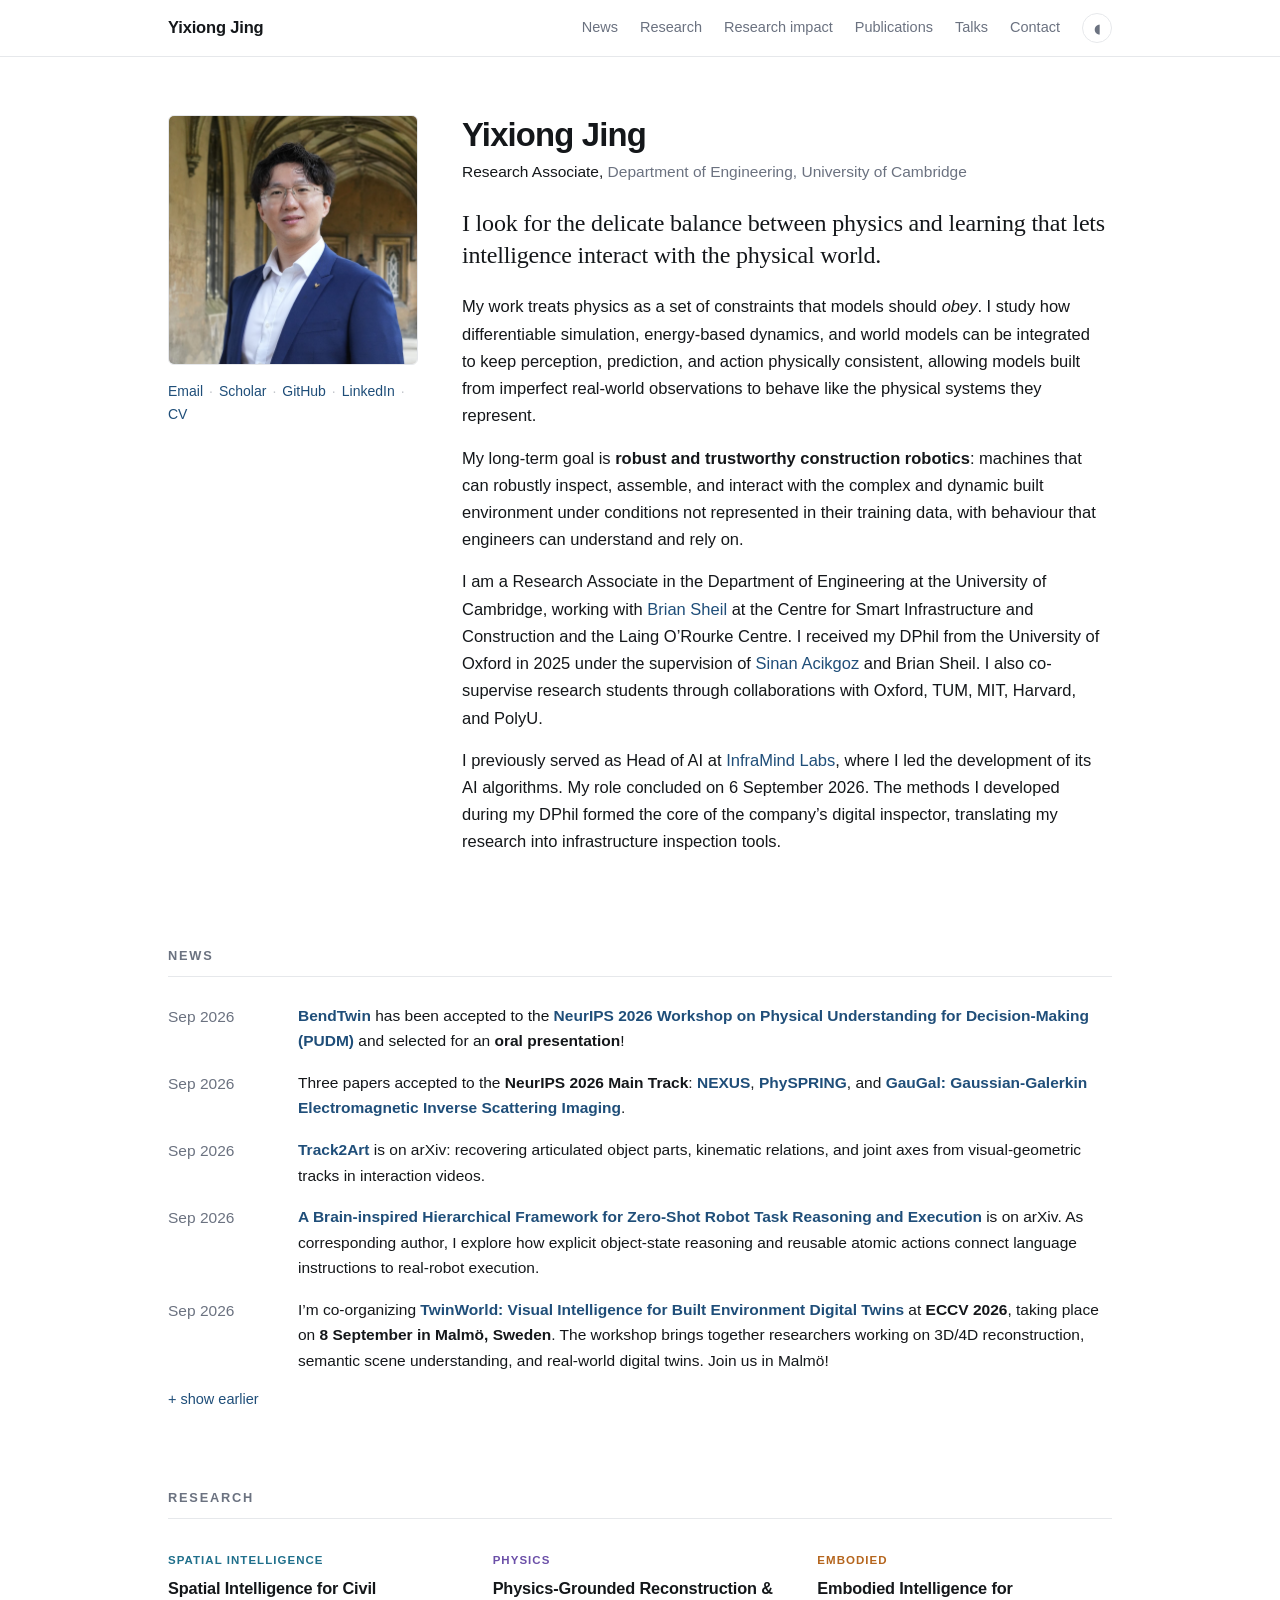
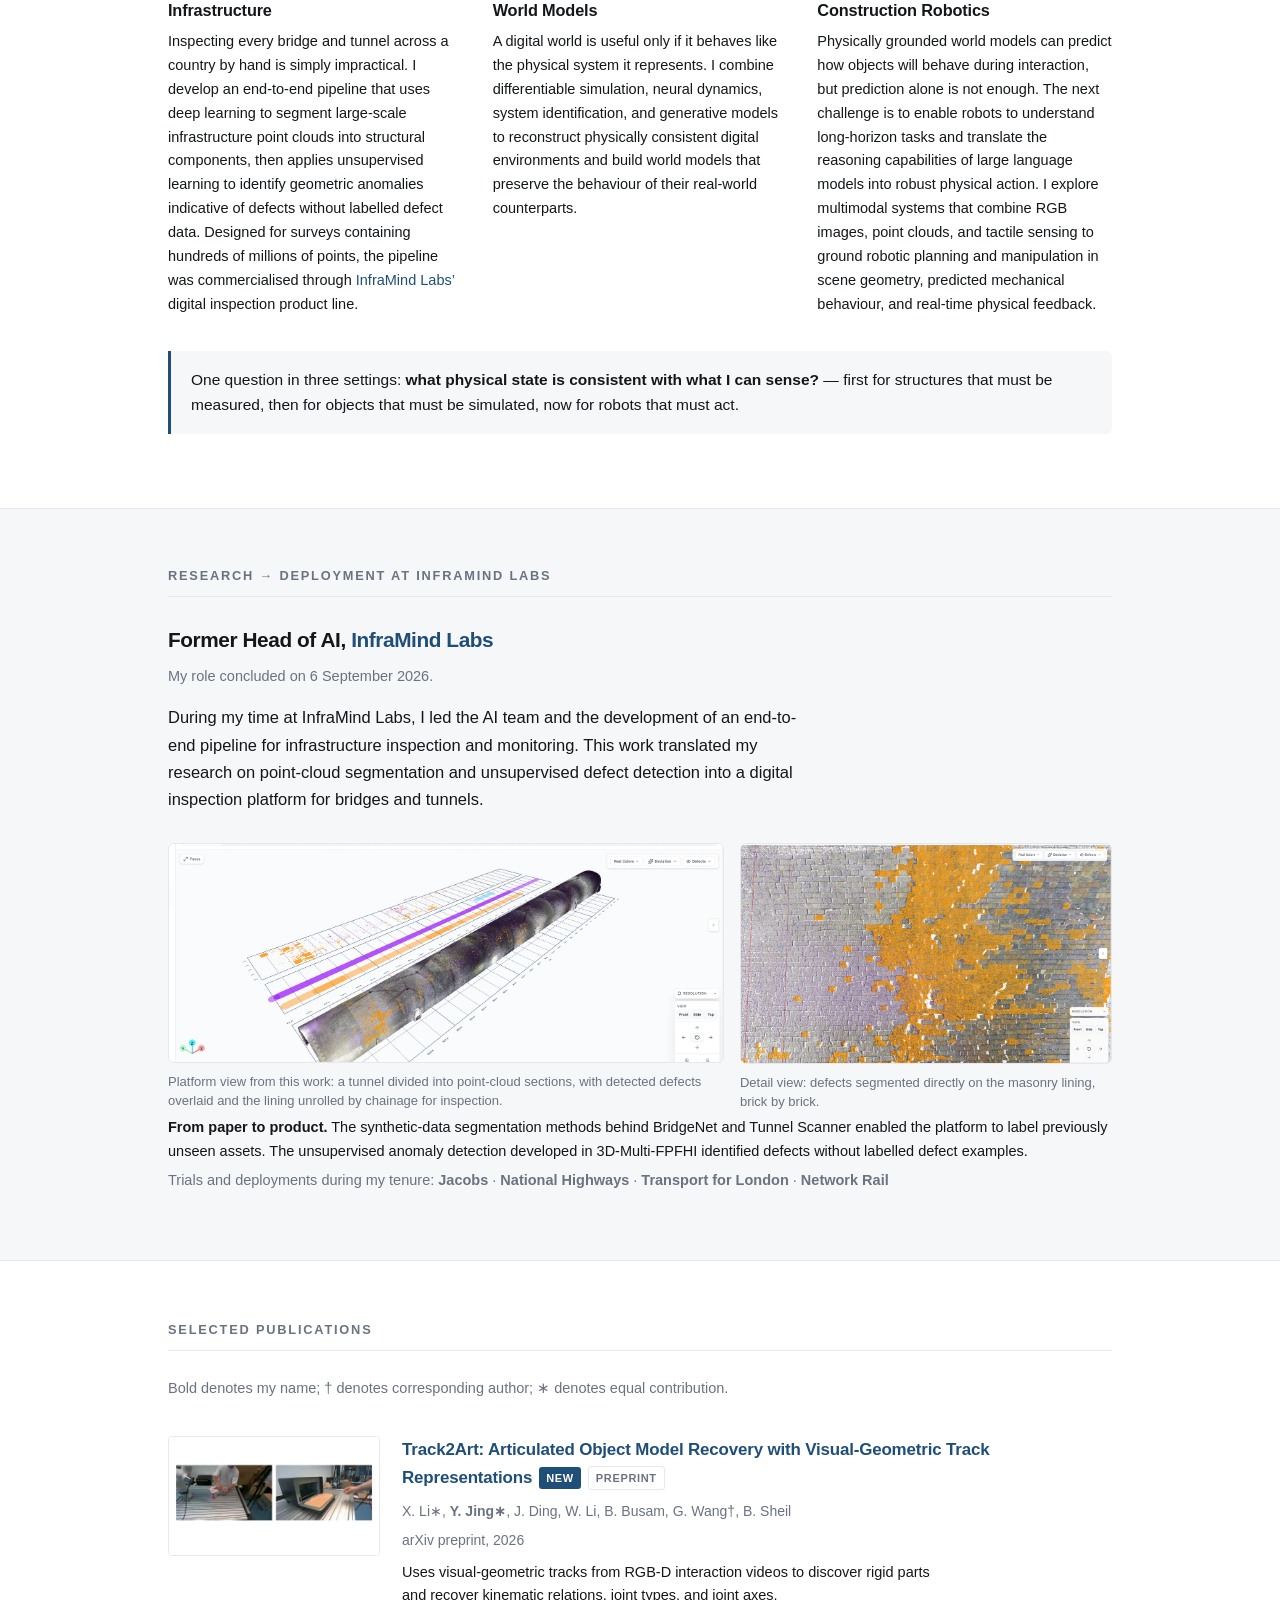
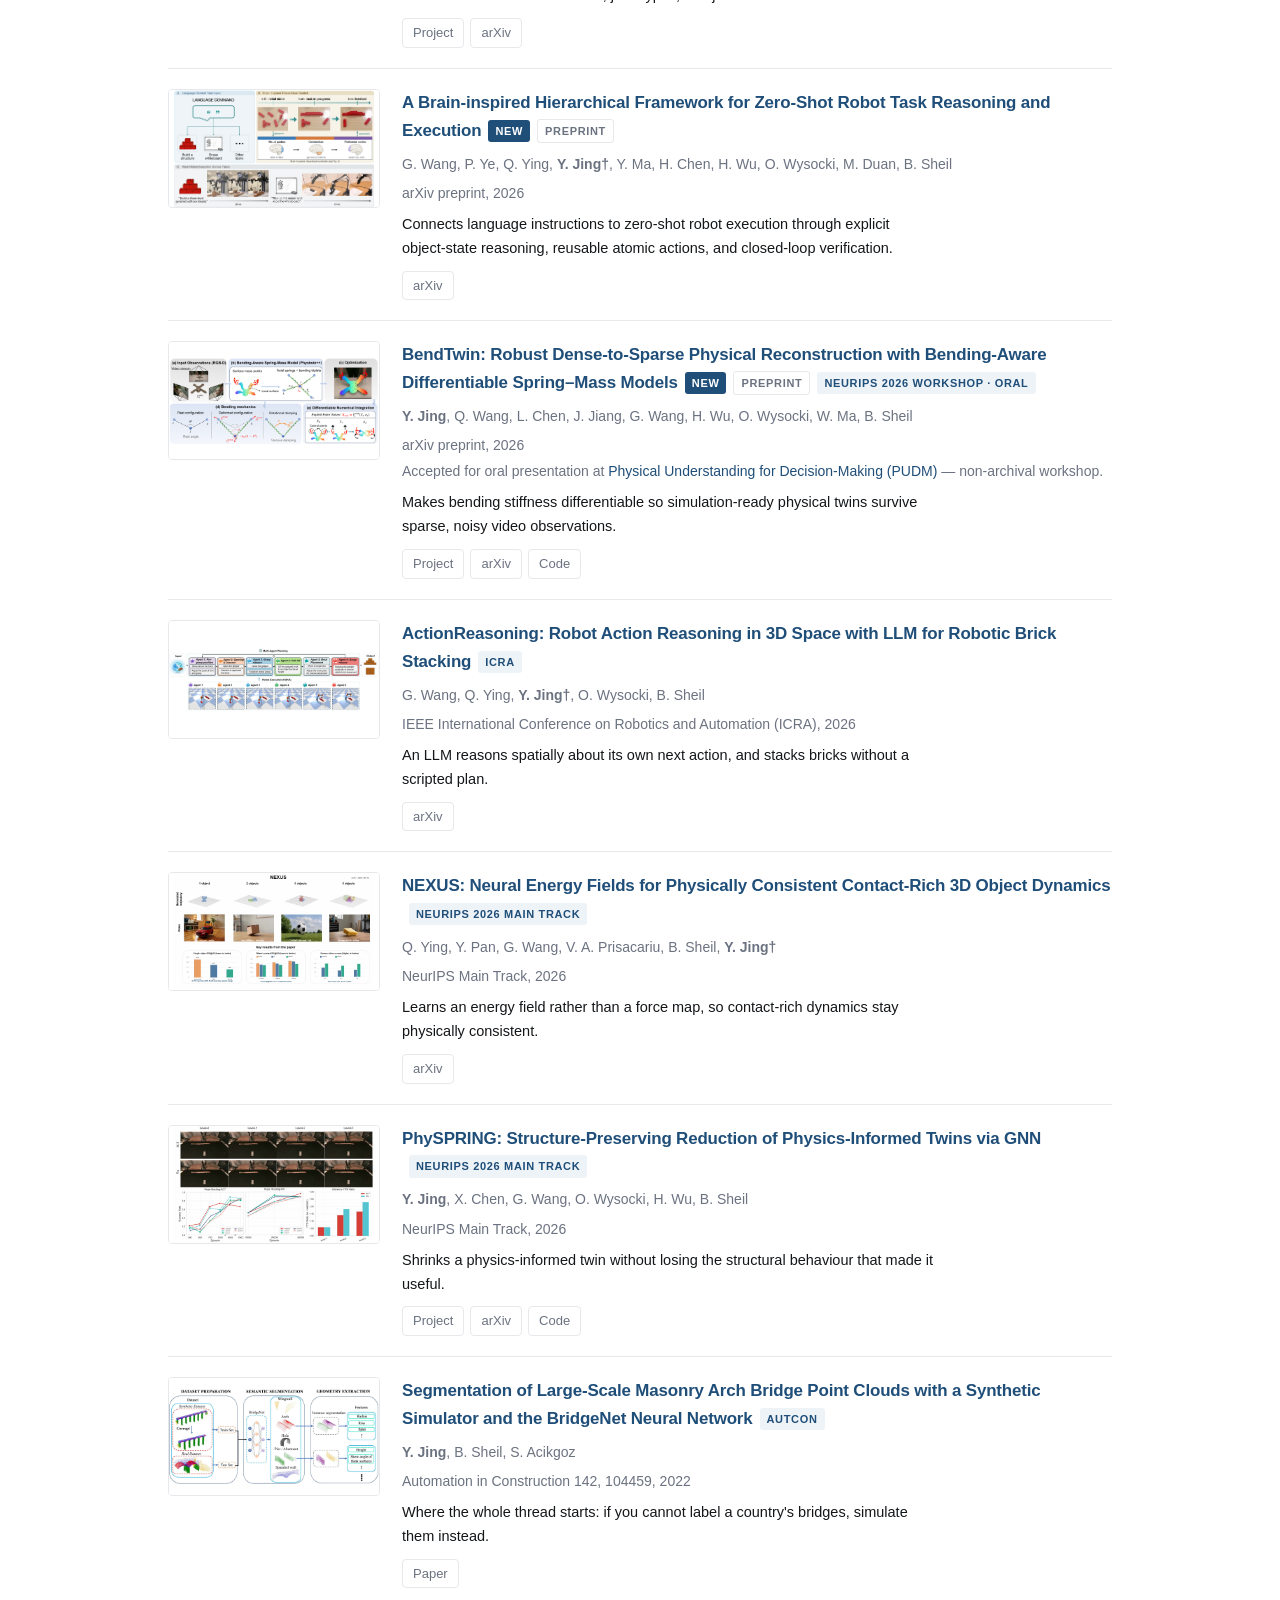
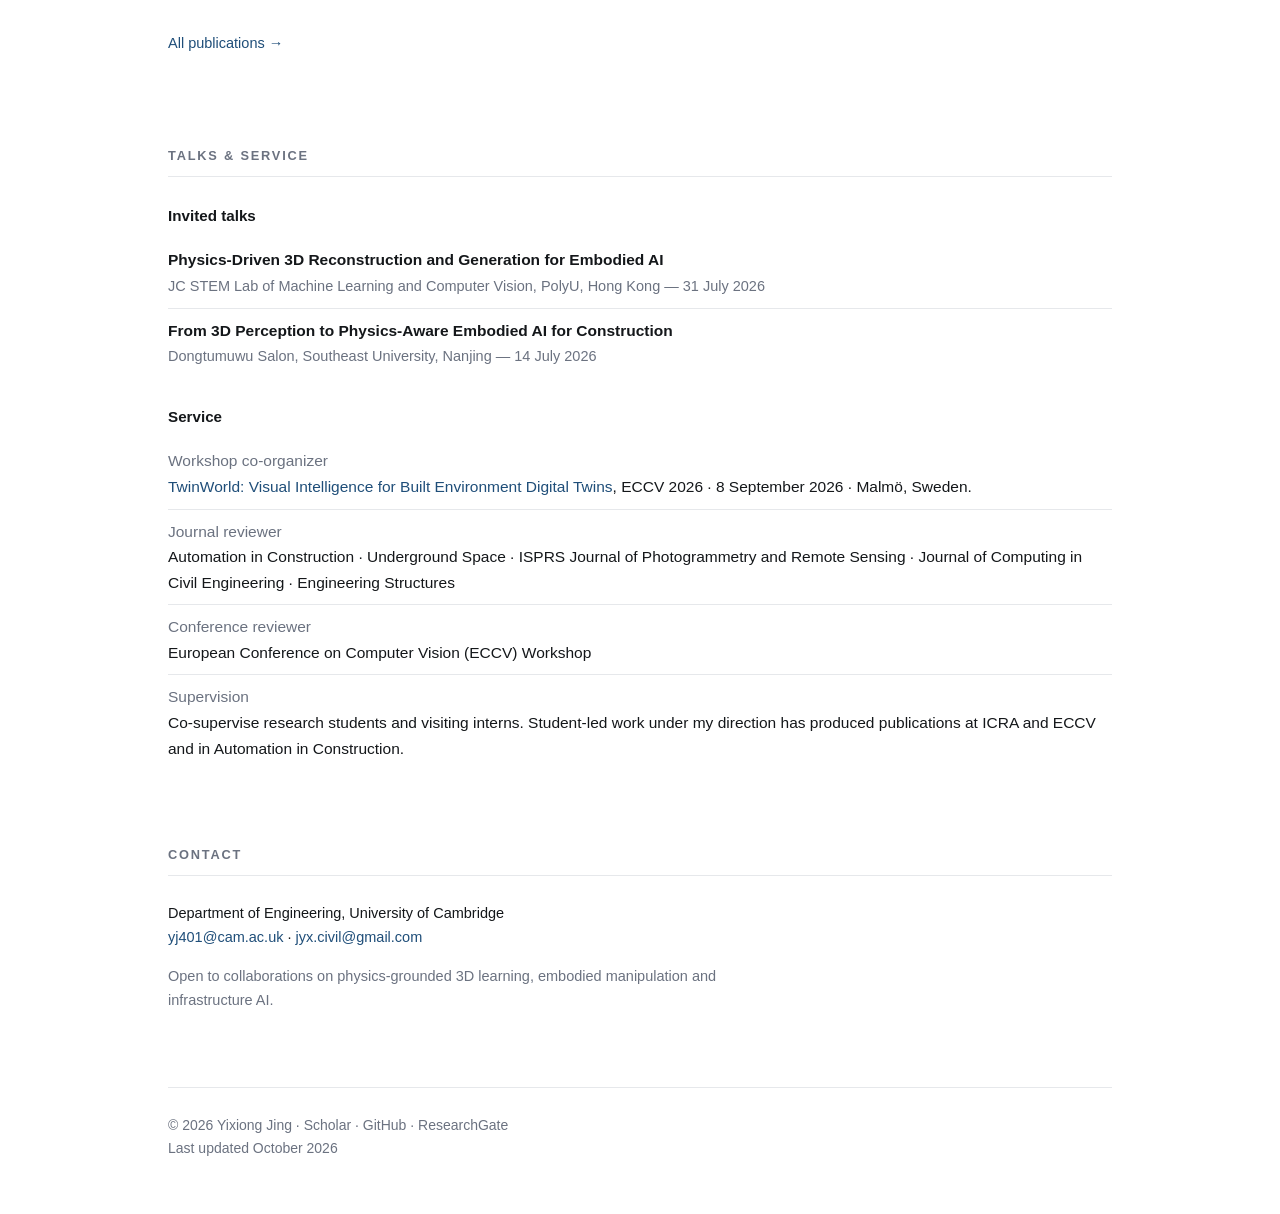
<file: index.html>
<!DOCTYPE html>
<html lang="en">
<head>
<meta charset="utf-8">
<meta name="viewport" content="width=device-width, initial-scale=1">
<title>Yixiong Jing — Physical AI for Infrastructure &amp; Robotics</title>
<meta name="description" content="Yixiong Jing — Research Associate, University of Cambridge. Physics-grounded learning for robust and trustworthy construction robotics.">
<meta property="og:title" content="Yixiong Jing">
<meta property="og:description" content="I look for the delicate balance between physics and learning that lets intelligence interact with the physical world. Research Associate, University of Cambridge.">
<meta property="og:type" content="website">
<meta property="og:image" content="assets/img/headshot.jpg">
<link rel="stylesheet" href="css/base.css">
<link rel="stylesheet" href="css/layout.css">
<link rel="stylesheet" href="css/components.css">
</head>
<body>

<nav><div class="wrap">
  <a class="brand" href="index.html">Yixiong Jing</a>
  <a class="nl" href="#news">News</a>
  <a class="nl" href="#research">Research</a>
  <a class="nl" href="#inframind">Research impact</a>
  <a class="nl keep" href="publications.html">Publications</a>
  <a class="nl" href="#talks">Talks</a>
  <a class="nl" href="#contact">Contact</a>
  <button id="theme-toggle" title="Toggle dark mode" aria-label="Toggle dark mode">&#9686;</button>
</div></nav>

<div class="wrap">

  <!-- ===================================================================
       HERO — prose. Edit the bio here; it is intentionally in HTML rather
       than a data file so search engines and screen readers see it.
       =================================================================== -->
  <section id="home" class="hero">
    <div>
      <img class="hero-photo" src="assets/img/headshot.jpg" alt="Yixiong Jing">
      <div class="ilinks">
        <a href="mailto:yj401@cam.ac.uk">Email</a><span>&middot;</span>
        <a href="https://scholar.google.com/citations?user=g7NWlqcAAAAJ&amp;hl=en">Scholar</a><span>&middot;</span>
        <a href="https://github.com/Jingyixiong">GitHub</a><span>&middot;</span>
        <a href="https://www.linkedin.com/in/yixiong-jing-806a231a9/">LinkedIn</a><span>&middot;</span>
        <a href="assets/cv.pdf">CV</a>
      </div>
    </div>
    <div>
      <h1>Yixiong Jing</h1>
      <div class="roles">
        <div>Research Associate, <span class="org">Department of Engineering, University of Cambridge</span></div>
      </div>
      <p class="lead">I look for the delicate balance between physics and learning that lets
      intelligence interact with the physical world.</p>

      <p>My work treats physics as a set of constraints that models should <em>obey</em>. I study how
      differentiable simulation, energy-based dynamics, and world models can be integrated to keep
      perception, prediction, and action physically consistent, allowing models built from imperfect
      real-world observations to behave like the physical systems they represent.</p>

      <p>My long-term goal is <b>robust and trustworthy construction robotics</b>: machines that can
      robustly inspect, assemble, and interact with the complex and dynamic built environment under
      conditions not represented in their training data, with behaviour that engineers can understand
      and rely on.</p>

      <p>I am a Research Associate in the Department of Engineering at the University of Cambridge,
      working with <a href="https://physicalai.build/team/brian/">Brian Sheil</a> at the Centre for
      Smart Infrastructure and Construction and the Laing O&rsquo;Rourke Centre. I received my DPhil
      from the University of Oxford in 2025 under the
      supervision of <a href="https://msinanacikgoz.wixsite.com/sinanacikgoz/group">Sinan Acikgoz</a>
      and Brian Sheil. I also co-supervise research students through collaborations with Oxford, TUM,
      MIT, Harvard, and PolyU.</p>

      <p>I previously served as Head of AI at <a href="https://inframindlabs.com/">InfraMind Labs</a>,
      where I led the development of its AI algorithms. My role concluded on
      <time datetime="2026-09-06">6 September 2026</time>. The methods I developed during my DPhil
      formed the core of the company&rsquo;s digital inspector, translating my research into
      infrastructure inspection tools.</p>
    </div>
  </section>

  <!-- ===================================================================
       NEWS — rendered from data/content.js. Do not edit here.
       =================================================================== -->
  <section id="news">
    <h2>News</h2>
    <dl class="news" id="news-list"></dl>
    <button class="linkish" id="news-toggle">+ show earlier</button>
  </section>

  <!-- ===================================================================
       RESEARCH — prose, three themes. Theme figures are placeholders:
       replace assets/research/<theme>.jpg with your own image.
       =================================================================== -->
  <section id="research">
    <h2>Research</h2>

    <div class="themes">
      <div class="theme">
        <span class="tag perception">Spatial intelligence</span>
        <h3>Spatial Intelligence for Civil Infrastructure</h3>
        <p class="small">Inspecting every bridge and tunnel across a country by hand is simply impractical. I develop an end-to-end pipeline that uses deep learning to segment large-scale infrastructure point clouds into structural components, then applies unsupervised learning to identify geometric anomalies indicative of defects without labelled defect data. Designed for surveys containing hundreds of millions of points, the pipeline was commercialised through <a href="https://inframindlabs.com/" target="_blank" rel="noopener noreferrer">InfraMind Labs&rsquo;</a> digital inspection product line.</p>
      </div>

      <div class="theme">
        <span class="tag physics">Physics</span>
        <h3>Physics-Grounded Reconstruction &amp; World Models</h3>
        <p class="small">A digital world is useful only if it behaves like the physical system it represents. I combine differentiable simulation, neural dynamics, system identification, and generative models to reconstruct physically consistent digital environments and build world models that preserve the behaviour of their real-world counterparts.</p>
      </div>

      <div class="theme">
        <span class="tag embodied">Embodied</span>
        <h3>Embodied Intelligence for Construction Robotics</h3>
        <p class="small">Physically grounded world models can predict how objects will behave during interaction, but prediction alone is not enough. The next challenge is to enable robots to understand long-horizon tasks and translate the reasoning capabilities of large language models into robust physical action. I explore multimodal systems that combine RGB images, point clouds, and tactile sensing to ground robotic planning and manipulation in scene geometry, predicted mechanical behaviour, and real-time physical feedback.</p>
      </div>
    </div>

    <div class="spine">One question in three settings: <b>what physical state is consistent with what
    I can sense?</b> &mdash; first for structures that must be measured, then for objects that must be
    simulated, now for robots that must act.</div>
  </section>
</div>

<!-- =====================================================================
     RESEARCH IMPACT — historical InfraMind case study. Prose; edit in place.
     ===================================================================== -->
<div class="band" id="inframind"><div class="wrap">
  <h2>Research &rarr; Deployment at InfraMind Labs</h2>
  <h3 style="font-size:1.3rem; letter-spacing:-.02em">
    Former Head of AI, <a href="https://inframindlabs.com/">InfraMind Labs</a>
  </h3>
  <p class="small muted">My role concluded on <time datetime="2026-09-06">6 September 2026</time>.</p>
  <p>During my time at InfraMind Labs, I led the AI team and the development of an end-to-end
  pipeline for infrastructure inspection and monitoring. This work translated my research on
  point-cloud segmentation and unsupervised defect detection into a digital inspection platform
  for bridges and tunnels.</p>

  <!-- <div class="stats">
    <div class="stat"><b>9</b><span>researchers and engineers in the AI team</span></div>
    <div class="stat"><b>weeks &rarr; hours</b><span>manual tunnel review compressed to AI-quantified findings</span></div>
    <div class="stat"><b>800 m</b><span>masonry tunnel digitised for National Highways</span></div>
  </div> -->

  <div class="shots">
    <figure class="wide">
      <img src="assets/img/inframind-platform.webp" width="1600" height="629" loading="lazy"
           alt="InfraMind platform viewer showing a full tunnel scan as a 3D point cloud with AI-detected defects highlighted, alongside the lining unrolled into flat chainage strips">
      <figcaption>Platform view from this work: a tunnel divided into point-cloud sections, with
      detected defects overlaid and the lining unrolled by chainage for inspection.</figcaption>
    </figure>
    <figure class="tall">
      <img src="assets/img/inframind-defect.webp" width="1200" height="708" loading="lazy"
           alt="Close-up of a masonry tunnel lining point cloud with regions of spalling and mortar loss segmented in orange">
      <figcaption>Detail view: defects segmented directly on the masonry lining,
      brick by brick.</figcaption>
    </figure>
  </div>

  <p class="small deployment-copy"><b>From paper to product.</b> The synthetic-data
  segmentation methods behind BridgeNet and Tunnel Scanner enabled the platform to label previously
  unseen assets. The unsupervised anomaly detection developed in 3D-Multi-FPFHI identified defects
  without labelled defect examples.</p>
  <p class="clients">Trials and deployments during my tenure: <b>Jacobs</b> &middot; <b>National Highways</b> &middot;
  <b>Transport for London</b> &middot; <b>Network Rail</b></p>
</div></div>

<div class="wrap">

  <!-- ===================================================================
       SELECTED PUBLICATIONS — rendered from data/publications.js.
       Full archive lives on publications.html.
       =================================================================== -->
  <section id="publications">
    <h2>Selected Publications</h2>
    <p class="small muted">Bold denotes my name; &dagger; denotes corresponding author; &lowast; denotes equal contribution.</p>
    <div id="home-pubs"></div>
    <p class="small" style="margin-top:24px">
      <a href="publications.html">All publications &rarr;</a>
    </p>
  </section>

  <!-- ===================================================================
       TALKS &amp; SERVICE — rendered from data/content.js.
       =================================================================== -->
  <section id="talks">
    <h2>Talks &amp; Service</h2>
    <h4>Invited talks</h4>
    <div class="rows" id="talks-list" style="margin-bottom:26px"></div>
    <h4>Service</h4>
    <div class="rows" id="service-list"></div>
  </section>

  <!-- =================================================================== -->
  <section id="contact">
    <h2>Contact</h2>
    <p class="small">Department of Engineering, University of Cambridge<br>
      <a href="mailto:yj401@cam.ac.uk">yj401@cam.ac.uk</a> &middot;
      <a href="mailto:jyx.civil@gmail.com">jyx.civil@gmail.com</a></p>
    <p class="small muted">Open to collaborations on physics-grounded 3D learning, embodied
      manipulation and infrastructure AI.</p>
  </section>

  <footer>
    &copy; 2026 Yixiong Jing &middot;
    <a href="https://scholar.google.com/citations?user=g7NWlqcAAAAJ&amp;hl=en">Scholar</a> &middot;
    <a href="https://github.com/Jingyixiong">GitHub</a> &middot;
    <a href="https://www.researchgate.net/profile/Yixiong_Jing2">ResearchGate</a>
    <br>Last updated October 2026
  </footer>
</div>

<script src="data/content.js"></script>
<script src="data/publications.js"></script>
<script src="js/ui.js"></script>
<script src="js/render.js"></script>
<script>
  Render.news('news-list', 5);
  Render.selected('home-pubs');
  Render.talks('talks-list');
  Render.service('service-list');
</script>
</body>
</html>
</file>
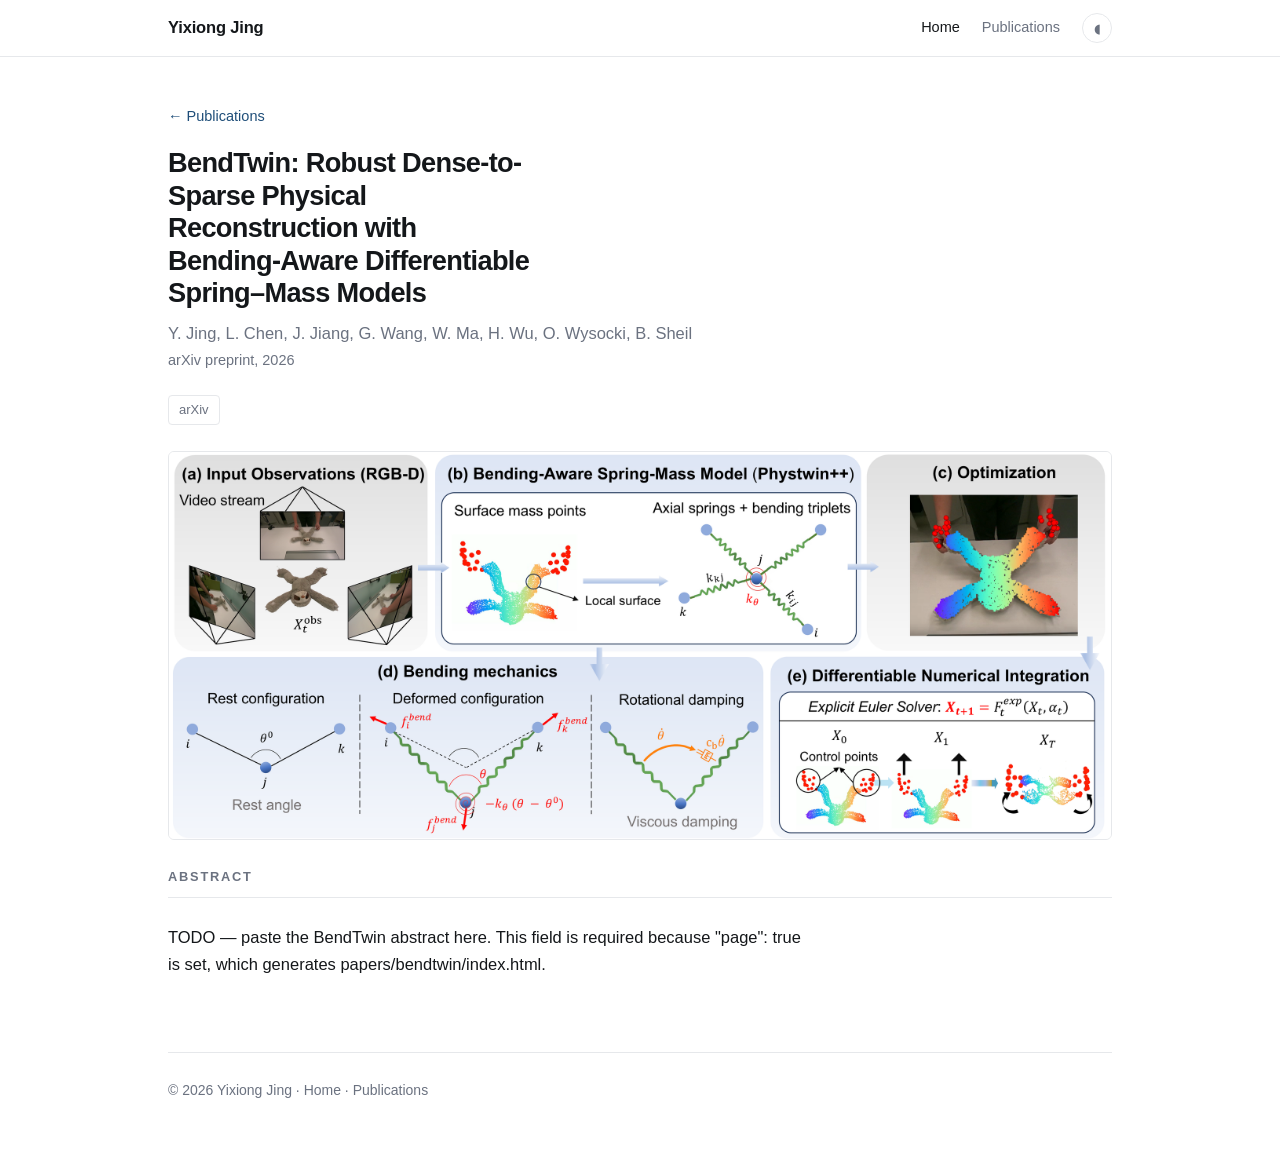
<file: papers/bendtwin/index.html>
<!DOCTYPE html>
<!-- GENERATED by tools/build_index.py from content/papers/<folder>/paper.json.
     Do not edit these files directly — edit the manifest and rebuild.
     To change how every project page looks, edit THIS template. -->
<html lang="en">
<head>
<meta charset="utf-8">
<meta name="viewport" content="width=device-width, initial-scale=1">
<title>BendTwin — Yixiong Jing</title>
<meta name="description" content="Makes bending stiffness differentiable so simulation-ready physical twins survive sparse, noisy video observations.">
<meta property="og:title" content="BendTwin: Robust Dense-to-Sparse Physical Reconstruction with Bending-Aware Differentiable Spring–Mass Models">
<meta property="og:description" content="Makes bending stiffness differentiable so simulation-ready physical twins survive sparse, noisy video observations.">
<link rel="stylesheet" href="../../css/base.css">
<link rel="stylesheet" href="../../css/layout.css">
<link rel="stylesheet" href="../../css/components.css">
</head>
<body>

<nav><div class="wrap">
  <a class="brand" href="../../index.html">Yixiong Jing</a>
  <a class="nl" href="../../index.html">Home</a>
  <a class="nl keep" href="../../publications.html">Publications</a>
  <button id="theme-toggle" title="Toggle dark mode" aria-label="Toggle dark mode">&#9686;</button>
</div></nav>

<div class="wrap">
  <section style="padding-top:48px">
    <p class="small muted" style="margin-bottom:18px">
      <a href="../../publications.html">&larr; Publications</a>
    </p>

    <h1 style="font-size:1.7rem; max-width:24ch">BendTwin: Robust Dense-to-Sparse Physical Reconstruction with Bending-Aware Differentiable Spring–Mass Models</h1>
    <p class="muted" style="margin:10px 0 2px">Y. Jing, L. Chen, J. Jiang, G. Wang, W. Ma, H. Wu, O. Wysocki, B. Sheil</p>
    <p class="muted small" style="margin:0 0 22px">arXiv preprint, 2026</p>

    <div class="btns"><a href="https://arxiv.org/abs/2608.06164" target="_blank" rel="noopener">arXiv</a></div>

    <div class="hero-media" style="margin-top:26px"><img src="../../content/papers/2026-bendtwin/teaser.png" alt="TODO: describe the BendTwin teaser figure."></div>

    <h2>Abstract</h2>
    <p>TODO — paste the BendTwin abstract here. This field is required because "page": true is set, which generates papers/bendtwin/index.html.</p>

    

    
  </section>

  <footer>
    &copy; 2026 Yixiong Jing &middot;
    <a href="../../index.html">Home</a> &middot;
    <a href="../../publications.html">Publications</a>
  </footer>
</div>

<script src="../../js/ui.js"></script>
</body>
</html>
</file>
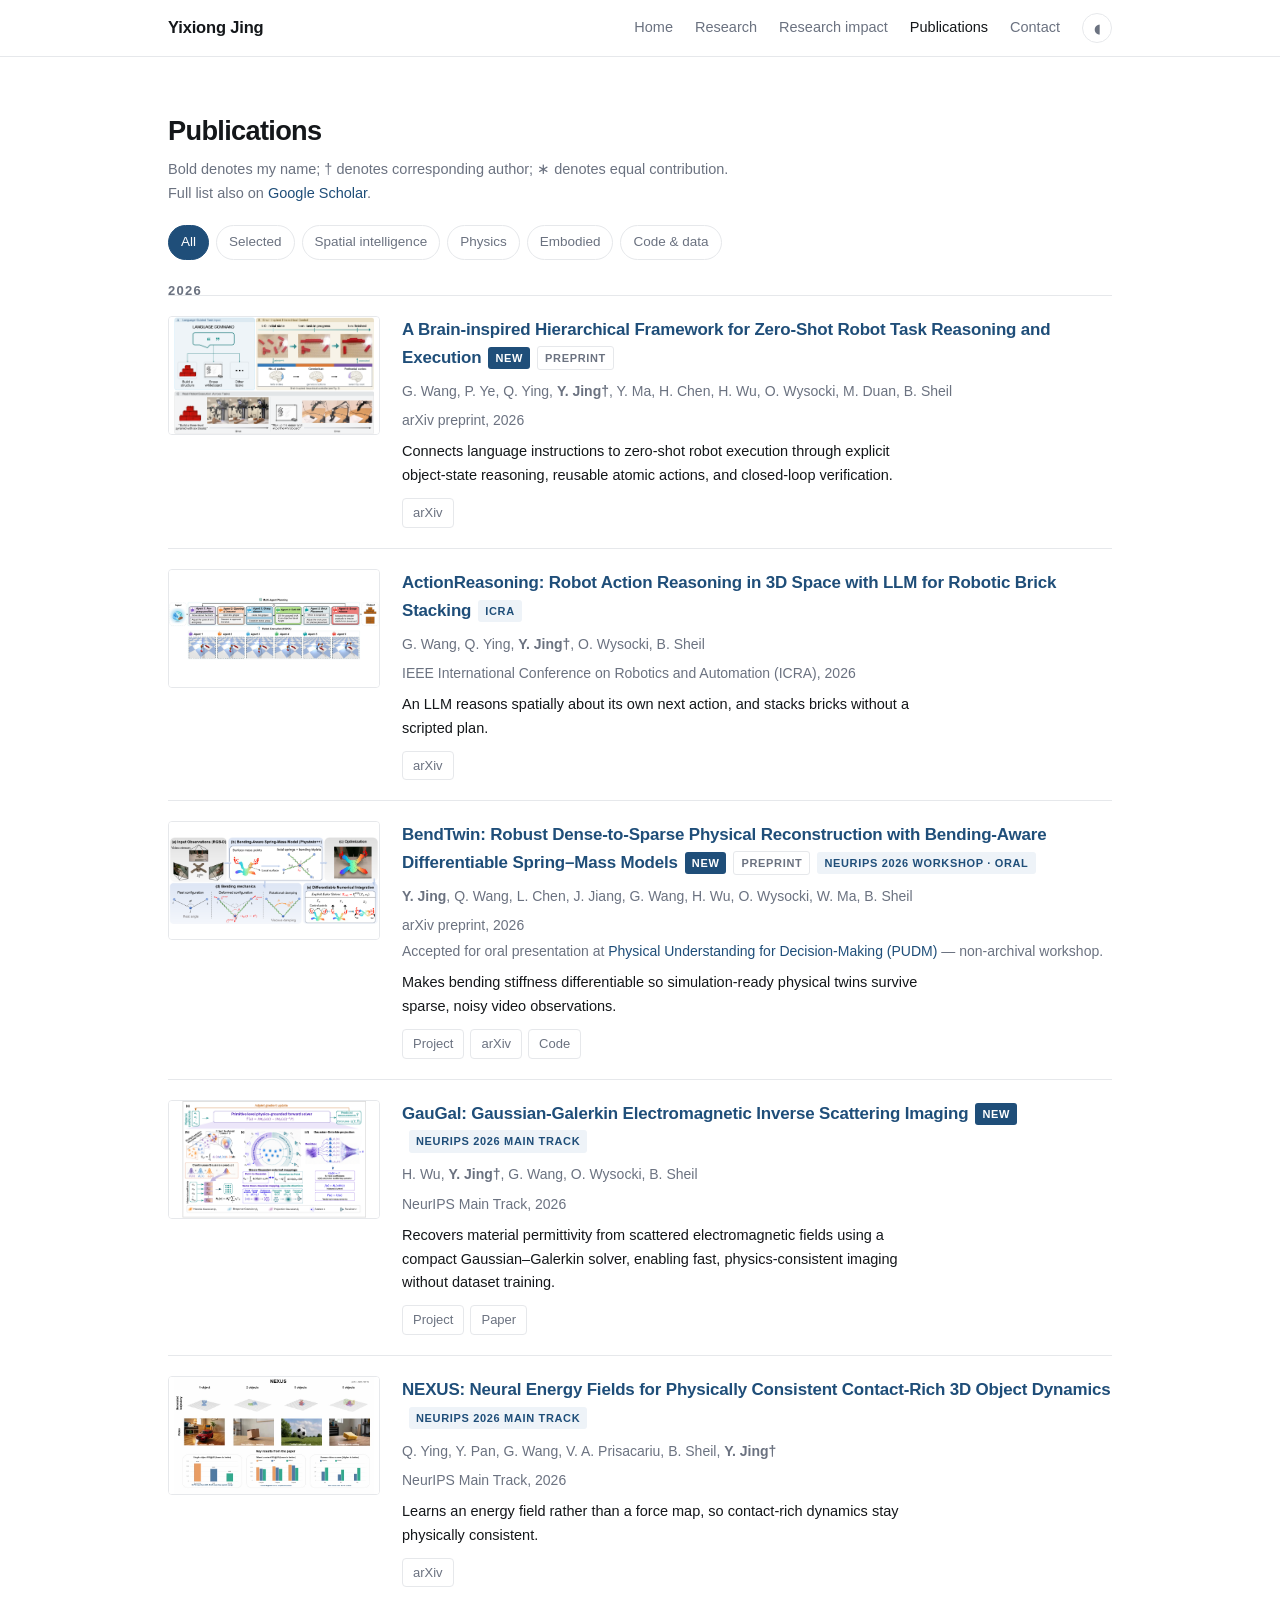
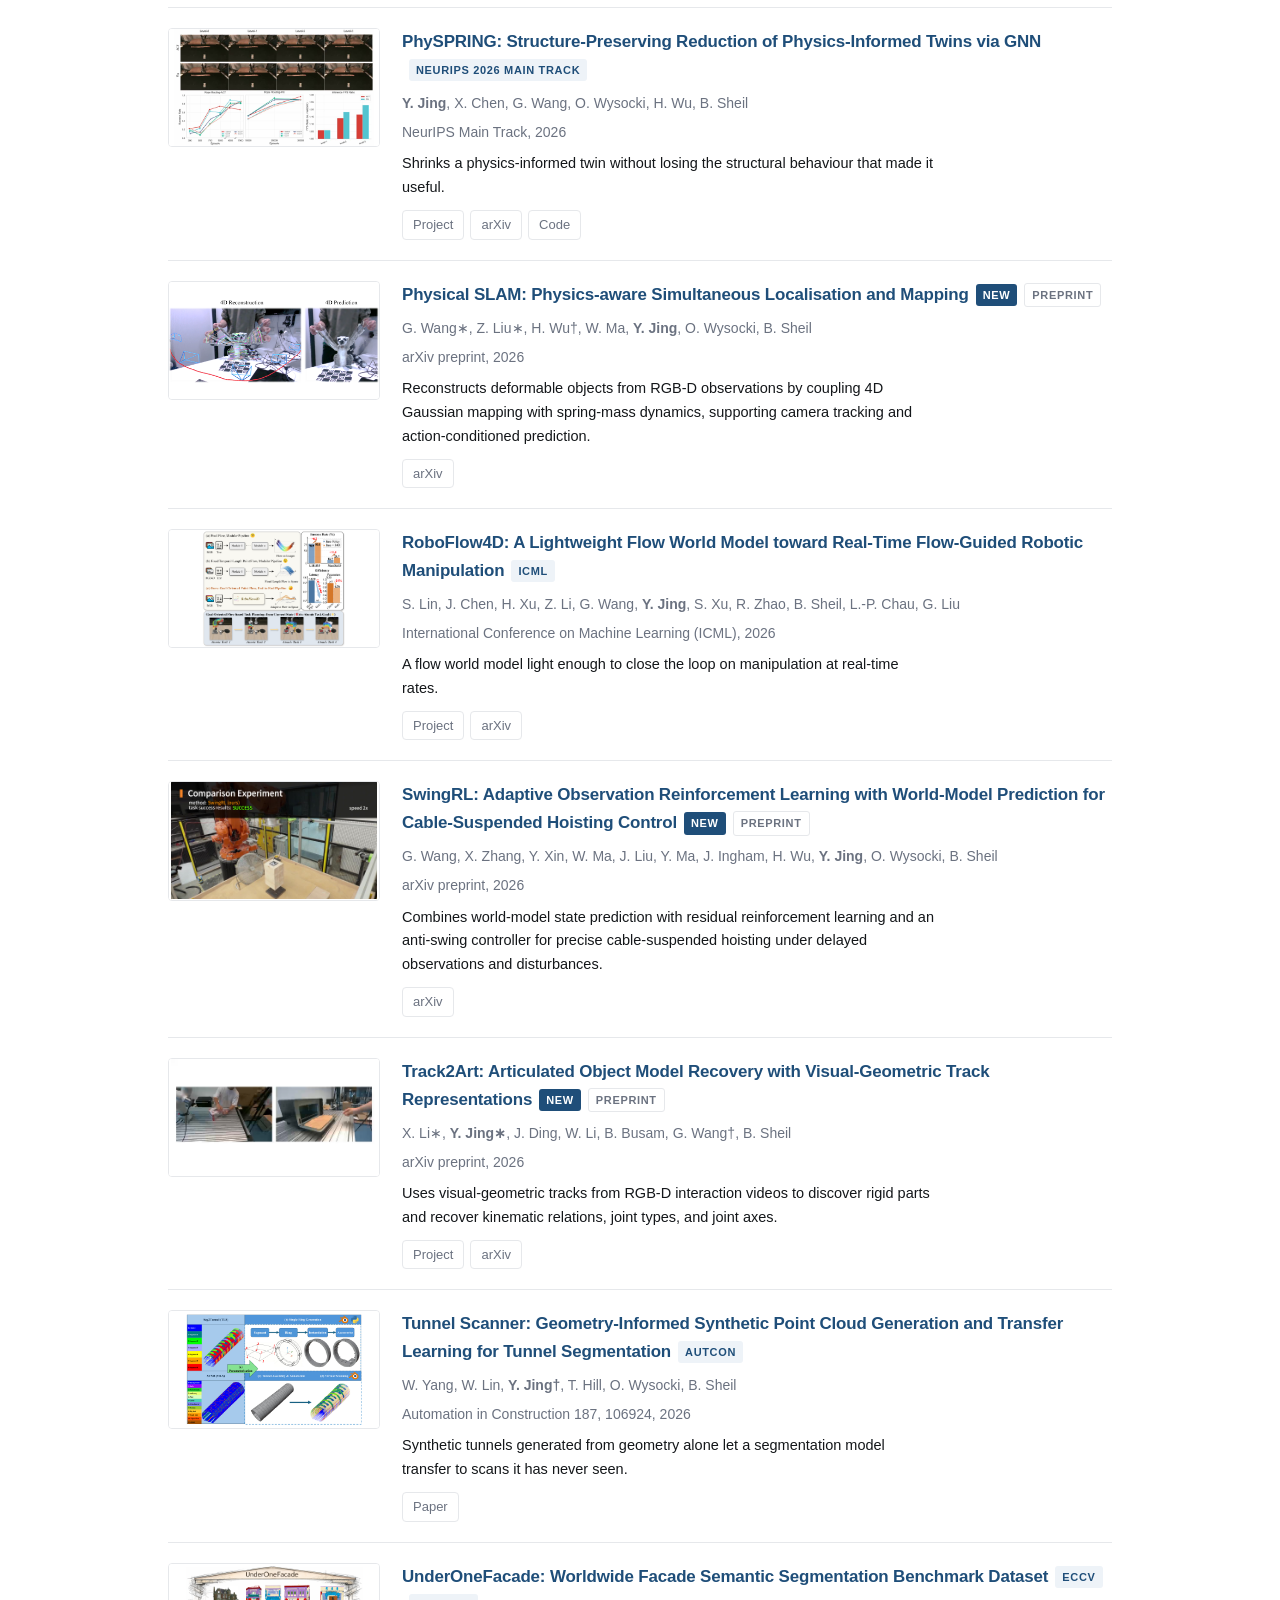
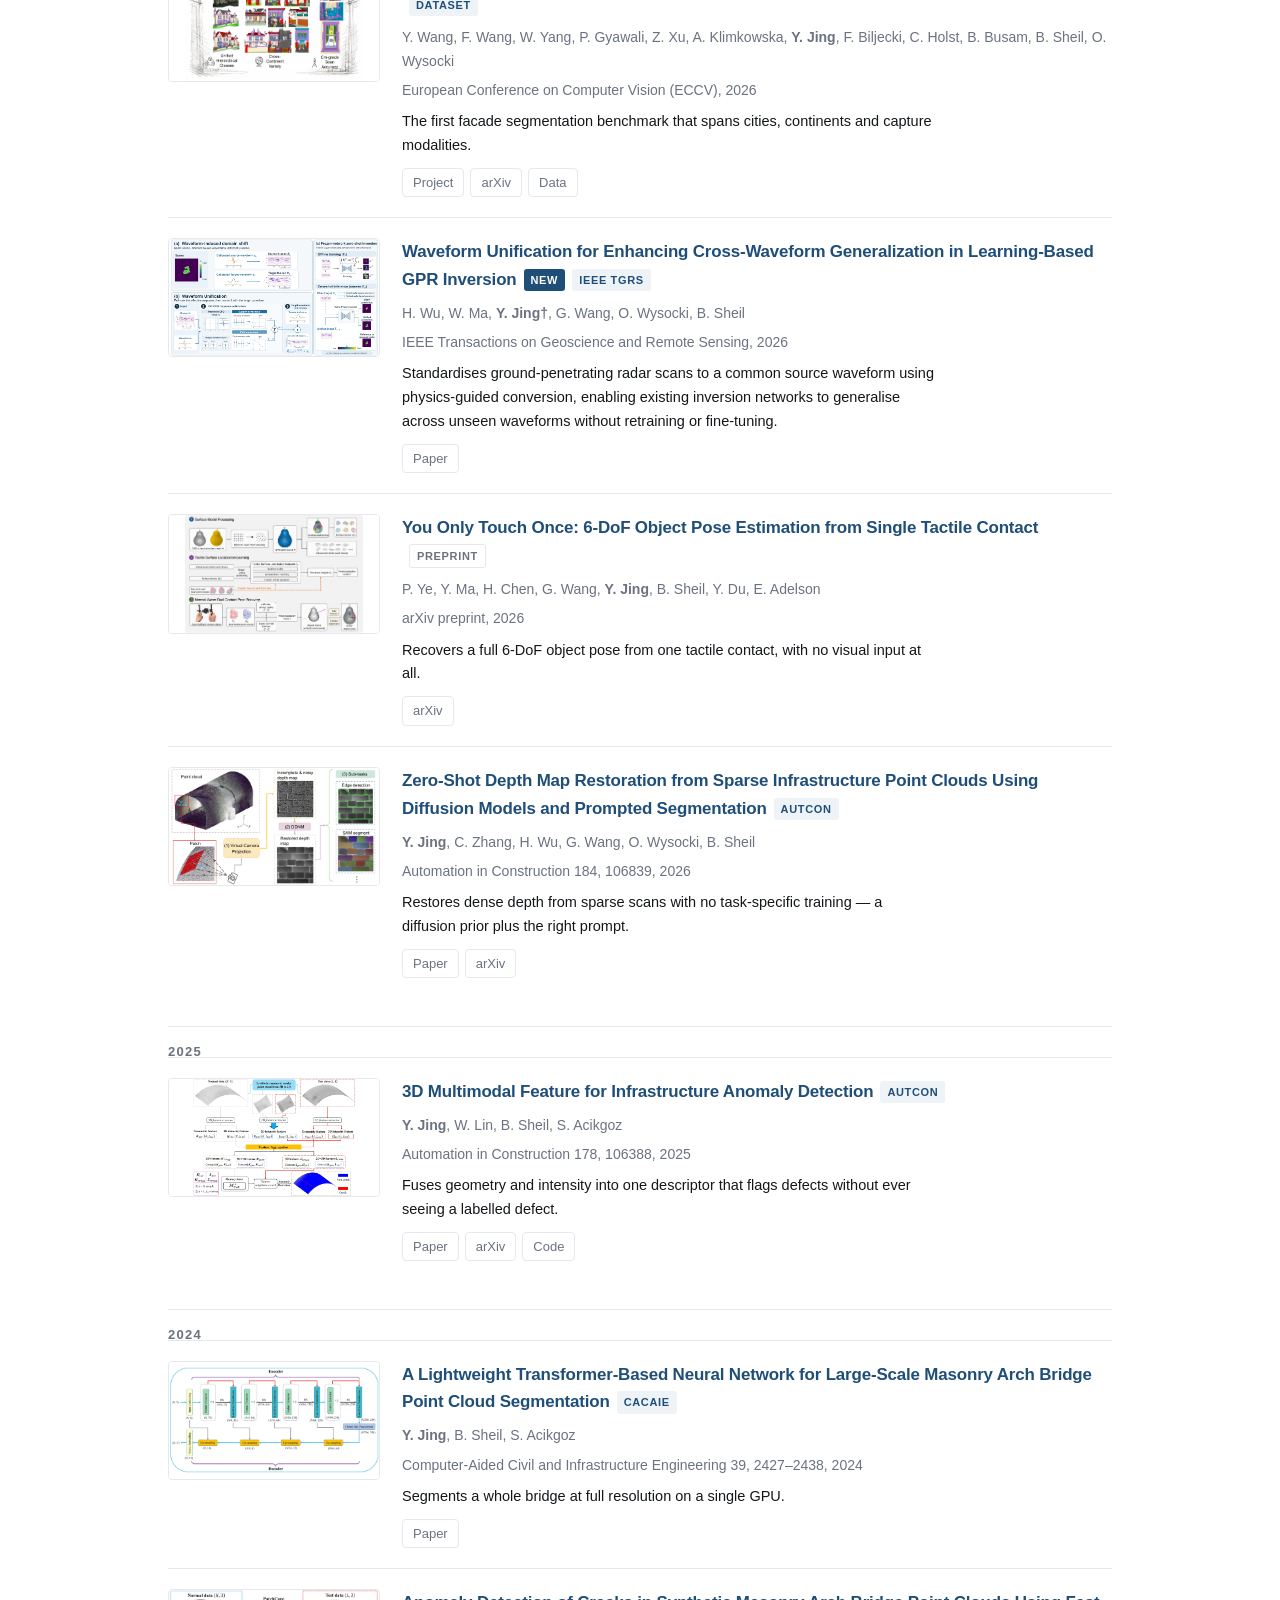
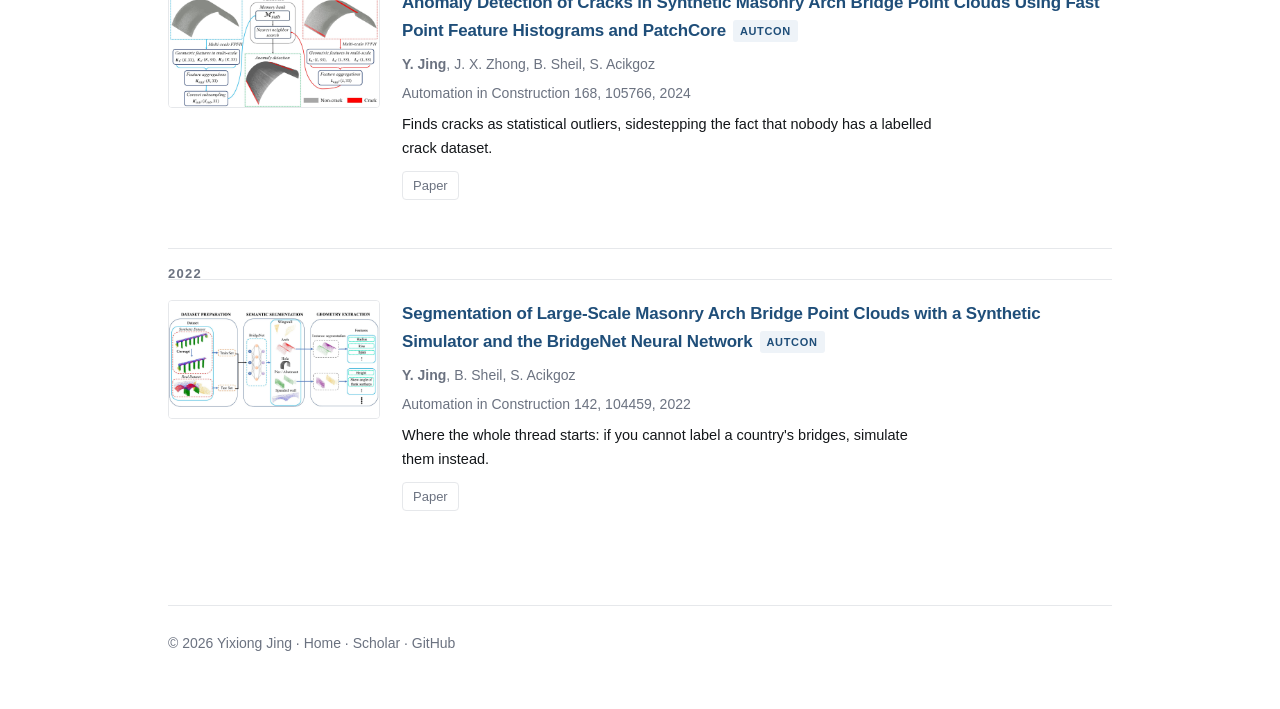
<file: publications.html>
<!DOCTYPE html>
<html lang="en">
<head>
<meta charset="utf-8">
<meta name="viewport" content="width=device-width, initial-scale=1">
<title>Publications — Yixiong Jing</title>
<meta name="description" content="Publications of Yixiong Jing: 3D perception for civil infrastructure, physics-grounded reconstruction and world models, and embodied intelligence for construction robotics.">
<link rel="stylesheet" href="css/base.css">
<link rel="stylesheet" href="css/layout.css">
<link rel="stylesheet" href="css/components.css">
</head>
<body>

<nav><div class="wrap">
  <a class="brand" href="index.html">Yixiong Jing</a>
  <a class="nl keep" href="index.html">Home</a>
  <a class="nl" href="index.html#research">Research</a>
  <a class="nl" href="index.html#inframind">Research impact</a>
  <a class="nl keep" href="publications.html">Publications</a>
  <a class="nl" href="index.html#contact">Contact</a>
  <button id="theme-toggle" title="Toggle dark mode" aria-label="Toggle dark mode">&#9686;</button>
</div></nav>

<div class="wrap">
  <section>
    <h1 style="font-size:1.7rem">Publications</h1>
    <p class="small muted" style="margin:10px 0 26px">
      Bold denotes my name; &dagger; denotes corresponding author; &lowast; denotes equal contribution.
      Full list also on <a href="https://scholar.google.com/citations?user=g7NWlqcAAAAJ&amp;hl=en">Google
      Scholar</a>.
    </p>

    <div class="filters" id="pub-filters">
      <button data-filter="all" aria-pressed="true">All</button>
      <button data-filter="selected" aria-pressed="false">Selected</button>
      <button data-filter="perception" aria-pressed="false">Spatial intelligence</button>
      <button data-filter="physics" aria-pressed="false">Physics</button>
      <button data-filter="embodied" aria-pressed="false">Embodied</button>
      <button data-filter="code" aria-pressed="false">Code &amp; data</button>
    </div>

    <div id="archive"></div>
  </section>

  <footer>
    &copy; 2026 Yixiong Jing &middot;
    <a href="index.html">Home</a> &middot;
    <a href="https://scholar.google.com/citations?user=g7NWlqcAAAAJ&amp;hl=en">Scholar</a> &middot;
    <a href="https://github.com/Jingyixiong">GitHub</a>
  </footer>
</div>

<script src="data/content.js"></script>
<script src="data/publications.js"></script>
<script src="js/ui.js"></script>
<script src="js/render.js"></script>
<script>
  Render.filters('pub-filters', 'archive');
</script>
</body>
</html>
</file>
<file: css/base.css>
/* ============================================================
   base.css — design tokens, reset, typography, dark mode
   Edit colours and type scale here. Nothing layout-specific.
   ============================================================ */

:root{
  /* light theme */
  --bg:#ffffff;
  --fg:#14171a;
  --muted:#6b7280;
  --line:#e6e8eb;
  --band:#f6f7f9;
  --accent:#1f4e79;
  --accent-fg:#1f4e79;
  --chip:#eef3f8;
  --warn:#b04a2f;
  /* mat behind a letterboxed paper figure (object-fit:contain in css/components.css) */
  --fig-mat:#ffffff;

  /* research theme colours — keep in sync with js/render.js THEME_GRADIENT */
  --t-perception:#1f6f8b;
  --t-physics:#6b4fa8;
  --t-embodied:#b5651d;

  /* metrics */
  --max:1000px;
  --r:6px;
  --nav-h:56px;
}

/* follow the OS by default */
@media (prefers-color-scheme:dark){
  :root{
    --bg:#0e1013; --fg:#e7eaee; --muted:#98a0ab; --line:#242a31;
    --band:#14171b; --accent:#7fb3e0; --accent-fg:#8ec0ea; --chip:#1b222a;
    --warn:#e08a6d; --fig-mat:#14171b;
    --t-perception:#5aa8c4; --t-physics:#a48ede; --t-embodied:#e0a05a;
  }
}

/* explicit override from the toggle button (js/ui.js) */
html[data-theme="dark"]{
  --bg:#0e1013; --fg:#e7eaee; --muted:#98a0ab; --line:#242a31;
  --band:#14171b; --accent:#7fb3e0; --accent-fg:#8ec0ea; --chip:#1b222a;
  --warn:#e08a6d; --fig-mat:#14171b;
  --t-perception:#5aa8c4; --t-physics:#a48ede; --t-embodied:#e0a05a;
}
html[data-theme="light"]{
  --bg:#ffffff; --fg:#14171a; --muted:#6b7280; --line:#e6e8eb;
  --band:#f6f7f9; --accent:#1f4e79; --accent-fg:#1f4e79; --chip:#eef3f8;
  --warn:#b04a2f; --fig-mat:#ffffff;
  --t-perception:#1f6f8b; --t-physics:#6b4fa8; --t-embodied:#b5651d;
}

*{box-sizing:border-box}

html{
  scroll-behavior:smooth;
  scroll-padding-top:calc(var(--nav-h) + 16px);
}

body{
  margin:0;
  background:var(--bg);
  color:var(--fg);
  font:400 16.5px/1.65 -apple-system,BlinkMacSystemFont,"Inter","Segoe UI",Roboto,
       Helvetica,Arial,"Noto Sans",sans-serif;
  -webkit-font-smoothing:antialiased;
  -moz-osx-font-smoothing:grayscale;
}

a{color:var(--accent-fg); text-decoration:none}
a:hover{text-decoration:underline}
:focus-visible{outline:2px solid var(--accent); outline-offset:3px; border-radius:3px}

img{max-width:100%}

h1{font-size:2.05rem; letter-spacing:-.025em; line-height:1.2; margin:0 0 6px}
h2{
  font-size:.8rem; text-transform:uppercase; letter-spacing:.14em;
  color:var(--muted); font-weight:650; margin:0 0 26px;
  padding-bottom:10px; border-bottom:1px solid var(--line);
}
h3{font-size:1.06rem; letter-spacing:-.01em; margin:0 0 8px}
h4{font-size:.95rem; margin:0 0 10px}
p{margin:0 0 15px; max-width:70ch}

.muted{color:var(--muted)}
.small{font-size:14.5px}
.todo{color:var(--warn); font-weight:650}

@media(max-width:760px){ h1{font-size:1.75rem} }
</file>
<file: css/layout.css>
/* ============================================================
   layout.css — page frame: nav, container, sections, hero,
   full-bleed bands, footer. No component internals here.
   ============================================================ */

.wrap{max-width:var(--max); margin:0 auto; padding:0 28px}

/* ---------- nav ---------- */
nav{
  position:sticky; top:0; z-index:50;
  background:color-mix(in srgb, var(--bg) 88%, transparent);
  backdrop-filter:saturate(180%) blur(12px);
  -webkit-backdrop-filter:saturate(180%) blur(12px);
  border-bottom:1px solid var(--line);
}
nav .wrap{display:flex; align-items:center; gap:22px; height:var(--nav-h)}
nav .brand{
  font-weight:650; letter-spacing:-.01em; margin-right:auto;
  color:var(--fg); white-space:nowrap;
}
nav .brand:hover{text-decoration:none}
nav a.nl{font-size:14.5px; color:var(--muted)}
nav a.nl:hover{color:var(--fg); text-decoration:none}
nav a.nl[aria-current="page"]{color:var(--fg)}
#theme-toggle{
  background:none; border:1px solid var(--line); color:var(--muted);
  border-radius:20px; width:30px; height:30px; cursor:pointer;
  font-size:13px; line-height:1; flex:0 0 auto;
}
#theme-toggle:hover{color:var(--fg)}
/* progressively drop nav links as space runs out; .keep always survives */
@media(max-width:820px){ nav .wrap{gap:16px} nav a.nl:nth-of-type(n+5){display:none} }
@media(max-width:620px){ nav a.nl:not(.keep){display:none} }

/* ---------- sections ---------- */
section{padding:74px 0 0}
section:first-of-type{padding-top:58px}

/* ---------- hero ---------- */
.hero{display:grid; grid-template-columns:250px 1fr; gap:44px; align-items:start}
.hero-photo{
  width:250px; height:250px; object-fit:cover; display:block;
  border-radius:var(--r); border:1px solid var(--line);
}
.roles{margin:0 0 22px; font-size:15.5px; line-height:1.6}

/* the opening statement — serif, larger, sets the tone before the body prose */
.lead{
  font-family:Georgia,"Iowan Old Style","Palatino Linotype","Book Antiqua","Times New Roman",serif;
  font-size:1.5rem; font-weight:400; line-height:1.34;
  letter-spacing:-.008em; margin:0 0 22px; max-width:none;
}
@media(max-width:760px){ .lead{font-size:1.22rem; line-height:1.38} }
.roles .org{color:var(--muted)}
.ilinks{display:flex; flex-wrap:wrap; gap:0 6px; margin-top:15px; font-size:14px}
.ilinks span{color:var(--muted); opacity:.4}
@media(max-width:760px){
  .hero{grid-template-columns:1fr; gap:24px}
  .hero-photo{width:170px; height:170px}
}

/* ---------- full-bleed band (InfraMind) ---------- */
.band{
  background:var(--band);
  border-top:1px solid var(--line);
  border-bottom:1px solid var(--line);
  margin-top:74px;
  padding:56px 0 52px;
}
.band + section{padding-top:74px}

/* ---------- footer ---------- */
footer{
  margin-top:74px; padding:26px 0 54px;
  border-top:1px solid var(--line);
  font-size:14px; color:var(--muted);
}
footer a{color:var(--muted)}

/* ---------- generic two-column split ---------- */
.split{display:grid; grid-template-columns:1fr 300px; gap:32px; align-items:start}
@media(max-width:760px){ .split{grid-template-columns:1fr} }
</file>
<file: css/components.css>
/* ============================================================
   components.css — news list, research theme cards, stat row,
   publication cards, badges, filters, link buttons, galleries.
   ============================================================ */

/* ---------- news ---------- */
.news{display:grid; grid-template-columns:112px 1fr; gap:4px 18px; font-size:15.5px; margin:0}
.news dt{color:var(--muted); font-variant-numeric:tabular-nums; padding-top:1px}
.news dd{margin:0 0 12px}
.linkish{
  background:none; border:none; padding:0; cursor:pointer;
  color:var(--accent-fg); font:inherit; font-size:14.5px;
}
.linkish:hover{text-decoration:underline}
@media(max-width:560px){
  .news{grid-template-columns:1fr; gap:0}
  .news dt{margin-top:10px; font-size:13.5px}
}

/* ---------- research themes ----------
   Three themes side by side in one row, text only (no figures).
   Stacks to a single column, with rules between, on narrow screens.
   ------------------------------------------------------------ */
.themes{
  display:grid; grid-template-columns:repeat(3,1fr); gap:30px;
  align-items:start;
}
/* min-height keeps the three paragraphs starting on the same line
   even when a title wraps to two lines */
.theme h3{font-size:1.02rem; line-height:1.35; margin:0 0 9px; min-height:2.7em}
.theme p{max-width:none; margin:0}
.tag{
  display:inline-block; font-size:11.5px; letter-spacing:.09em;
  text-transform:uppercase; font-weight:650; margin-bottom:7px;
}
.tag.perception{color:var(--t-perception)}
.tag.physics{color:var(--t-physics)}
.tag.embodied{color:var(--t-embodied)}
.spine{
  margin-top:34px; padding:16px 20px;
  border-left:3px solid var(--accent); background:var(--band);
  border-radius:0 var(--r) var(--r) 0; font-size:15.5px;
}
@media(max-width:900px){
  .themes{grid-template-columns:1fr; gap:0}
  .theme h3{min-height:0}
  .theme + .theme{margin-top:20px; padding-top:20px; border-top:1px solid var(--line)}
}

/* ---------- stat row ---------- */
.stats{display:grid; grid-template-columns:repeat(3,1fr); gap:26px; margin:30px 0 26px}
.stat b{
  display:block; font-size:1.55rem; letter-spacing:-.02em;
  color:var(--accent-fg); line-height:1.2;
}
.stat span{font-size:14px; color:var(--muted)}
.deployment-copy{max-width:none; margin-bottom:6px}
.clients{font-size:14.5px; color:var(--muted); margin-top:4px; max-width:none}
@media(max-width:640px){ .stats{grid-template-columns:1fr; gap:16px} }

/* ---------- platform screenshots (InfraMind band) ----------
   flex-grow is set to each image's aspect ratio so the two sit at exactly the
   same height without cropping. Update the numbers if you swap an image for
   one with a different shape. */
.shots{display:flex; gap:16px; margin:30px 0 4px; align-items:flex-start}
.shots figure{margin:0; min-width:0}
.shots .wide{flex:254}      /* inframind-platform.webp  2.54 : 1 */
.shots .tall{flex:170}      /* inframind-defect.webp    1.70 : 1 */
.shots img{
  width:100%; height:auto; display:block;
  border-radius:var(--r); border:1px solid var(--line); background:#fff;
}
.shots figcaption{font-size:13px; line-height:1.5; color:var(--muted); margin-top:9px}
@media(max-width:760px){ .shots{flex-direction:column; gap:22px} }

/* ---------- filters ---------- */
.filters{display:flex; flex-wrap:wrap; gap:7px; margin:-6px 0 20px}
.filters button{
  font:inherit; font-size:13.5px; padding:5px 12px; border-radius:20px;
  cursor:pointer; border:1px solid var(--line);
  background:transparent; color:var(--muted);
}
.filters button:hover{color:var(--fg)}
.filters button[aria-pressed="true"]{background:var(--accent); border-color:var(--accent); color:#fff}
html[data-theme="dark"] .filters button[aria-pressed="true"]{color:#0e1013}
@media (prefers-color-scheme:dark){
  html:not([data-theme="light"]) .filters button[aria-pressed="true"]{color:#0e1013}
}

/* ---------- publication card ---------- */
.pub{display:grid; grid-template-columns:212px 1fr; gap:22px; padding:20px 0;
     border-top:1px solid var(--line)}
.pub:first-child{border-top:none}
.pub .thumb{
  aspect-ratio:16/9; border-radius:4px; border:1px solid var(--line);
  overflow:hidden; background:var(--band); position:relative; display:block;
}
/* object-fit:CONTAIN, not cover. Paper figures run anywhere from 1.2:1 to 3.4:1;
   cover cropped nearly half the width off the widest pipeline figures. Contain
   letterboxes instead, on a neutral surface so the bands stay quiet. The theme
   gradient is still set inline by render.js and shows through for videos. */
.pub .thumb img,.pub .thumb video{
  width:100%; height:100%; object-fit:contain; display:block; background:var(--fig-mat);
}
/* The video is the visible layer whenever a paper has one; it autoplays and loops
   (js/ui.js starts it and pauses it off-screen). The <img> still teaser sits
   underneath as the fallback for a failed load or a reduced-motion visitor. */
.pub .thumb video{position:absolute; inset:0; opacity:1; transition:opacity .25s}
@media (prefers-reduced-motion:reduce){
  .pub .thumb video{opacity:0}
}
.pub .authors{font-size:14px; color:var(--muted); margin:2px 0 6px}
.pub .venue{font-size:14px; color:var(--muted)}
.pub .workshop-note{font-size:14px; color:var(--muted); margin-top:3px}
.pub .tldr{font-size:14.5px; margin:8px 0 0; max-width:66ch}

.badge{
  display:inline-block; font-size:11px; letter-spacing:.06em; text-transform:uppercase;
  font-weight:650; padding:2px 7px; border-radius:3px;
  background:var(--chip); color:var(--accent-fg);
  margin-left:7px; vertical-align:1px; white-space:nowrap;
}
.badge.outline{background:transparent; border:1px solid var(--line); color:var(--muted)}
.badge.workshop-badge{max-width:calc(100% - 7px); white-space:normal}
.badge.new{background:var(--accent); color:#fff}
html[data-theme="dark"] .badge.new{color:#0e1013}
@media (prefers-color-scheme:dark){
  html:not([data-theme="light"]) .badge.new{color:#0e1013}
}

.btns{display:flex; flex-wrap:wrap; gap:6px; margin-top:10px}
.btns a{
  font-size:13px; padding:3px 10px; border:1px solid var(--line);
  border-radius:4px; color:var(--muted);
}
.btns a:hover{color:var(--fg); border-color:var(--muted); text-decoration:none}
.btns a.pending{border-style:dashed; color:var(--warn)}

.year-head{
  font-size:13px; letter-spacing:.1em; color:var(--muted); font-weight:650;
  margin:28px 0 -6px; padding-top:14px; border-top:1px solid var(--line);
}
.year-head:first-child{border-top:none; padding-top:0; margin-top:0}
@media(max-width:640px){ .pub{grid-template-columns:1fr; gap:12px} }

/* ---------- simple row lists (talks, service) ---------- */
.rows{font-size:15.5px}
.rows > div{padding:9px 0; border-top:1px solid var(--line)}
.rows > div:first-child{border-top:none}

/* ---------- project page gallery ---------- */
.gallery{display:grid; gap:26px; margin:26px 0 0}
.gallery figure{margin:0}
.gallery img{
  width:100%; border-radius:var(--r); border:1px solid var(--line); display:block;
}
.gallery figcaption{font-size:14px; color:var(--muted); margin-top:8px}
.hero-media{
  border-radius:var(--r); border:1px solid var(--line);
  overflow:hidden; margin:0 0 26px; background:var(--band);
}
.hero-media img,.hero-media video{width:100%; display:block}
.bibtex{
  background:var(--band); border:1px solid var(--line); border-radius:var(--r);
  padding:14px 16px; font-size:13px; overflow-x:auto; line-height:1.5;
  font-family:ui-monospace,SFMono-Regular,Menlo,Consolas,monospace;
}
.embed{
  aspect-ratio:16/9; border:1px solid var(--line); border-radius:var(--r);
  overflow:hidden; margin:0 0 12px; background:var(--band);
}
.embed iframe{width:100%; height:100%; border:0; display:block}

/* ---------- placeholder notice ---------- */
.notice{
  font-size:14px; border:1px dashed var(--line); border-left:3px solid var(--warn);
  border-radius:0 var(--r) var(--r) 0; padding:12px 16px; margin:0 0 22px;
  color:var(--muted); background:var(--band);
}
.notice b{color:var(--warn)}
</file>
